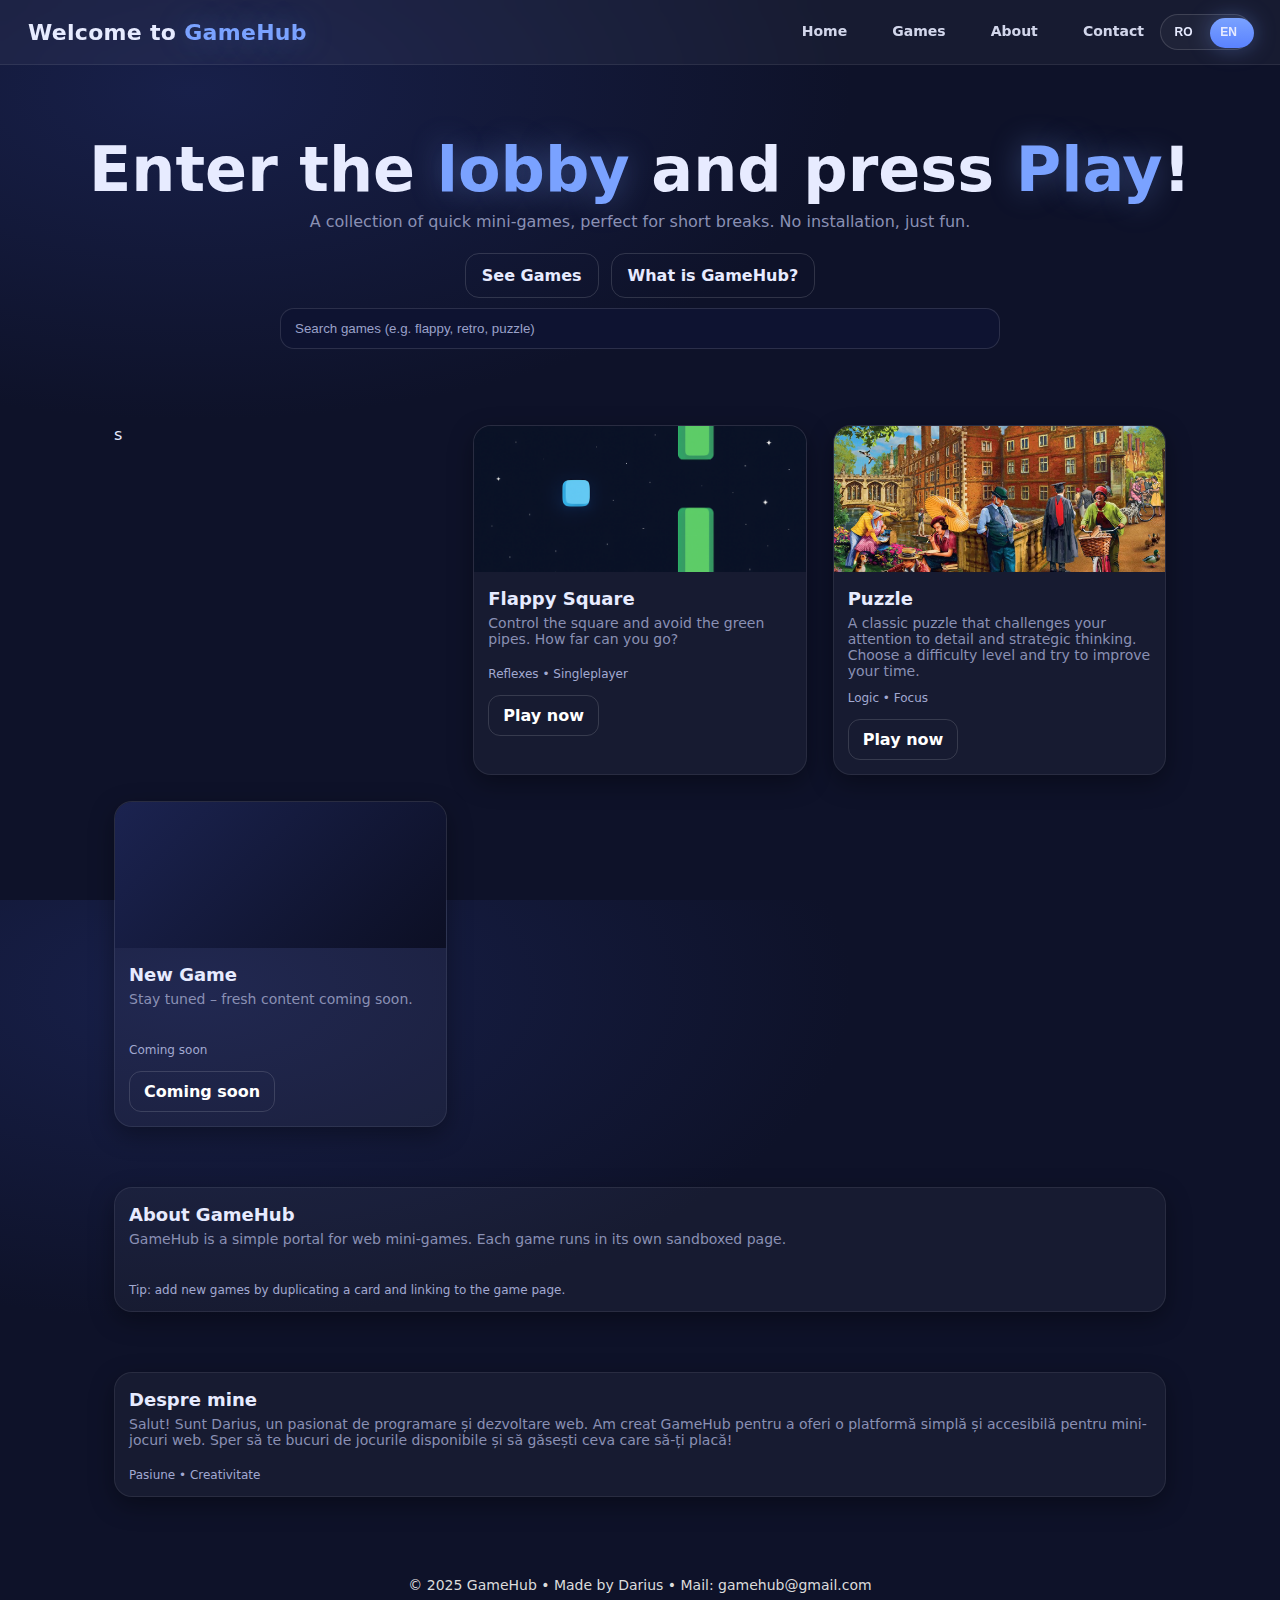
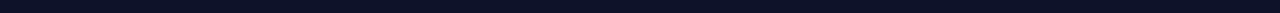
<file: index.html>
<!DOCTYPE html>
<html lang="ro">
<head>
  <meta charset="UTF-8" />
  <meta name="viewport" content="width=device-width, initial-scale=1" />
  <title>GameHub - Portalul tău de jocuri</title>
  <link rel="icon" type="image/x-icon" href="../images/favicon.ico" />
  <meta name="description" content="GameHub – Joacă mini-jocuri web direct din browser." />
  <link rel="stylesheet" href="../style/style.css" />
  <link rel="stylesheet" href="../style/langToggle.css"/>
</head>
<body>
    <header class="navbar">
        <div class="logo" data-i18n="logo">Welcome to <b>GameHub</b></div>
        <nav>
            <a data-i18n="nav.home" href="#">Acasă</a>
            <a data-i18n="nav.games" href="#jocuri">Jocuri</a>
            <a data-i18n="nav.about" href="#despre">Despre</a>
            <a data-i18n="nav.contact" href="#contact">Contact</a>
            <button class="lang-toggle" id="langToggle" aria-label="Change language" data-lang="en">
                <span>RO</span>
                <span>EN</span>
                <i class="knob" aria-hidden="true"></i>
            </button>
        </nav>
    </header>

    <section class="hero">
        <h1><span data-i18n="hero.title1">Intră în</span> <span class="accent">lobby</span> <span data-i18n="hero.title2">și apasă</span> <span class="accent">Play</span>!</h1>
        <p data-i18n="hero.desc">O colecție de mini-jocuri rapide, perfecte pentru pauze scurte. Fără instalare, doar distracție.</p>
        <div class="cta">
            <a class="btn" href="#jocuri" data-i18n="hero.btn1">Vezi jocurile</a>
            <a class="btn" href="#despre" data-i18n="hero.btn2">Ce este GameHub?</a>
        </div>
        <div class="searchbar">
            <input id="q" type="search" data-i18n-placeholder="hero.search" placeholder="Caută jocuri (ex: flappy, retro, puzzle)">
        </div>
    </section>
    <main id="jocuri" class="grid">s
        <article class="card" data-tags="flappy reflexe arcade">
            <div class="thumb">
                <img src="images/flappy-thumb.png" alt="Flappy Square" onerror="this.style.display='none'">
            </div>
            <div class="body">
                <h3 data-i18n="game1.title">Flappy Square</h3>
                <p data-i18n="game1.desc">Controlează pătratul și evită obstacolele verzi. Cât de departe poți ajunge?</p>
                <div class="meta" data-i18n="game1.meta">Reflexe   Singleplayer</div>
                <a class="play" href="../pagini/flappy.html" data-i18n="game1.play">Joacă acum</a>
            </div>
        </article>

        <article class="card" data-tags="puzzle">
            <div class="thumb">
                <img src="images/puzzle-thumb.jpg" alt="Puzzle" onerror="this.style.display='none'">
            </div>
            <div class="body">
                <h3 data-i18n="puzzle.title">Puzzle</h3>
                <p data-i18n="puzzle.desc">Un puzzle clasic care îți pune la încercare atenția la detaliu și gândirea strategică. Alege nivelul potrivit și urmărește-ți timpul pentru a-ți îmbunătăți performanța.</p>
                <div class="meta" data-i18n="puzzle.meta">Logică • Atenție</div>
                <a class="play" href="../pagini/puzzle.html" data-i18n="puzzle.play">Joacă acum</a>
            </div>
        </article>

        <article class="card" data-tags="soon in curand puzzle">
            <div class="thumb"></div>
            <div class="body">
                <h3 data-i18n="game2.title">Un nou joc</h3>
                <p data-i18n="game2.desc">Rămâi pe aproape – adăugăm curând conținut fresh.</p>
                <div class="meta" data-i18n="game2.meta">În curând</div>
                <a class="play" href="#" onclick="return false" aria-disabled="true" data-i18n="game2.play">În curând</a>
            </div>
        </article>
    </main>

    <section id="despre" class="grid" style="padding-top:0">
        <article class="card" style="grid-column: 1/-1">
            <div class="body">
                <h3 data-i18n="about.title">Despre GameHub</h3>
                <p data-i18n="about.desc">GameHub este un portal simplu pentru mini-jocuri web. Structurat pe pagini separate, fiecare joc rulează în sandbox-ul lui.</p>
                <div class="meta" data-i18n="about.tip">Sfat: adaugă jocuri noi duplicând un card și setând linkul spre pagina jocului.</div>
            </div>
        </article>
    </section>

    <section id="despre" class="grid" style="padding-top:0">
        <article class="card" style="grid-column: 1/-1">
            <div class="body">
                <h3 data-i18n="about2.title">Despre mine</h3>
                <p data-i18n="about2.desc">Salut! Sunt Darius, un pasionat de programare și dezvoltare web. Am creat GameHub pentru a oferi o platformă simplă și accesibilă pentru mini-jocuri web. Sper să te bucuri de jocurile disponibile și să găsești ceva care să-ți placă!</p>
                <div class="meta" data-i18n="about2.meta">Pasiune • Creativitate</div>
            </div>
        </article>
    </section>

    <footer id="contact">
        <span data-i18n="footer.text">© 2025 GameHub • Made by Darius • Mail:</span> <a href="mailto:gamehub@gmail.com">gamehub@gmail.com</a>
    </footer>

    <script src="../script/i18n.js" defer></script>
    <script src="../script/langToggle.js" defer></script>
    <script src="../script/script.js" defer></script>
</body>
</html>
</file>
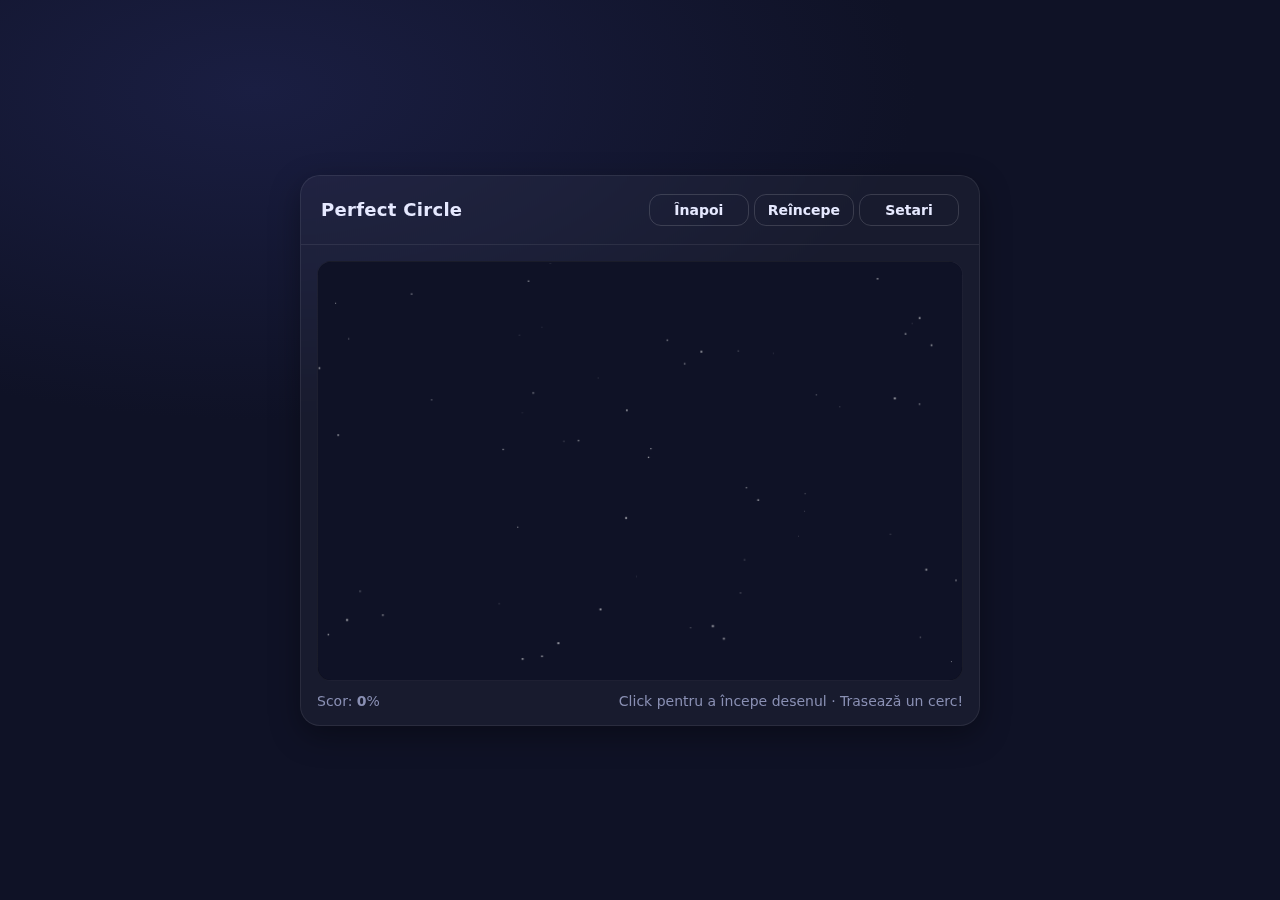
<file: pagini/circle.html>
<!DOCTYPE html>
<html lang="ro">
<head>
  <meta charset="UTF-8" />
  <meta name="viewport" content="width=device-width, initial-scale=1" />
  <title>Perfect Circle – mini joc web</title>
  <link rel="stylesheet" href="../style/flappy.css" />
  <link rel="icon" type="image/x-icon" href="../images/favicon.ico" />
</head>
<body>
  <div class="wrap">
    <div class="card">
      <header>
        <h1>Perfect Circle</h1>
        <div>
          <a class="btn" href="../index.html">Înapoi</a>
          <button class="btn" id="restart" type="button">Reîncepe</button>
          <button class="btn" id="setari" type="button">Setari</button>
        </div>
      </header>

      <!-- Setări (culori și stele) -->
      <div id="settingsPopover" class="settings-popover" aria-hidden="true">
        <div class="settings-row">
          <label for="penColorBtn">Culoare pen</label>
          <button class="color-btn" id="penColorBtn" type="button">
            <span class="swatch" id="penSwatch"></span>
            <span class="label">Color</span>
          </button>
        </div>
        <div class="settings-row">
          <label for="bgColorBtn">Fundal</label>
          <button class="color-btn" id="bgColorBtn" type="button">
            <span class="swatch" id="bgSwatch"></span>
            <span class="label">Color</span>
          </button>
        </div>
        <div class="settings-row">
          <label for="starsColorBtn">Stele</label>
          <button class="color-btn" id="starsColorBtn" type="button">
            <span class="swatch" id="starsSwatch"></span>
            <span class="label">Color</span>
          </button>
        </div>
      </div>

      <div class="content">
        <canvas id="game" width="640" height="420" aria-label="Canvas joc"></canvas>
        <div class="hud">
          <div class="stat">
            Scor: <strong id="score">0</strong>%
          </div>
          <div class="stat">
            Click pentru a începe desenul &middot; Trasează un cerc!
          </div>
        </div>
      </div>
    </div>
  </div>

  <script src="../script/rgb_panel.js" defer></script>
  <script src="../script/circle.js" defer></script>
</body>
</html>
</file>
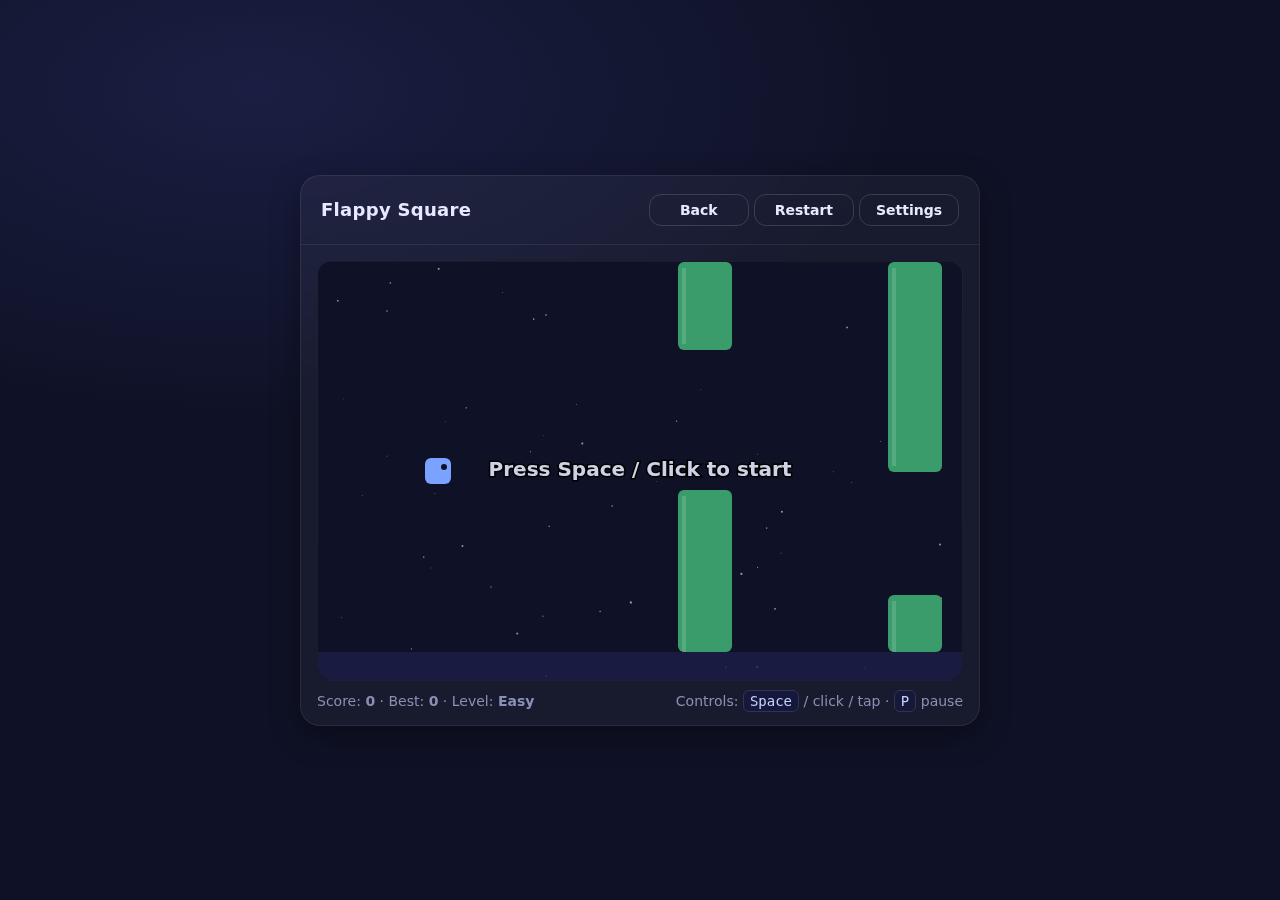
<file: pagini/flappy.html>
<!DOCTYPE html>
<html lang="ro">
<head>
  <meta charset="utf-8">
  <title>Flappy redirect</title>
  <meta name="viewport" content="width=device-width, initial-scale=1">
  <script>
    (function () {
      try {
        var lang = (localStorage.getItem('lang') || 'en').toLowerCase();
        if (lang !== 'ro' && lang !== 'en') lang = 'en';
        var base = new URL('.', location.href);
        var relativePath = lang === 'ro'
          ? 'flappy_ro.html'
          : 'flappy_en.html';
        var target = new URL(relativePath, base);
        target.search = location.search;
        target.hash = location.hash;
        location.replace(target.href);
      } catch (e) {
        var fallback = new URL('./pagini_en/flappy_en.html', new URL('.', location.href));
        location.replace(fallback.href);
      }
    })();
  </script>
</head>
<body></body>
</html>
</file>
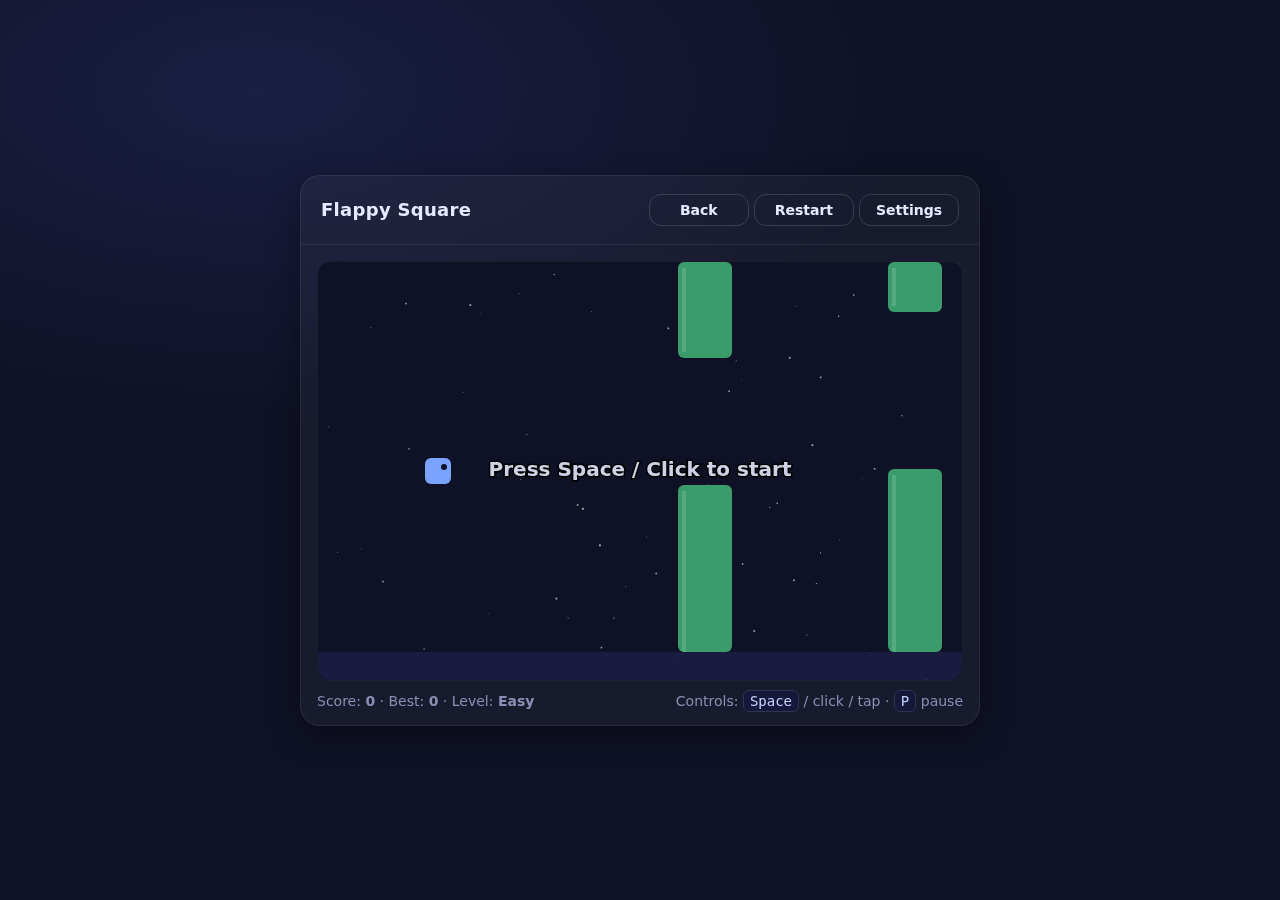
<file: pagini/flappy_en.html>
<!DOCTYPE html>
<html lang="en">
<head>
  <meta charset="UTF-8" />
  <meta name="viewport" content="width=device-width, initial-scale=1" />
  <title>Flappy Square – mini web game</title>
  <link rel="stylesheet" href="../style/flappy.css" />
  <link rel="icon" type="image/x-icon" href="../images/favicon.ico" />
  <meta name="description" content="A simple and fast Flappy-style mini web game." />
</head>
<body>
  <div class="wrap">
    <div class="card">
      <header>
        <h1>Flappy Square</h1>
        <div>
          <a class="btn" href="../index.html">Back</a>
          <button class="btn" id="restart" type="button">Restart</button>
          <button class="btn" id="setari" type="button">Settings</button>
        </div>
      </header>

      <div id="settingsPopover" class="settings-popover" aria-hidden="true">
        <div class="settings-row">
          <span>Audio</span>
          <button class="audio-toggle" id="audioToggle" type="button" data-state="on" aria-label="Audio toggle">
            <span>On</span>
            <span>Off</span>
            <i class="knob" aria-hidden="true"></i>
          </button>
        </div>

        <div class="settings-row">
          <label for="squareColorBtn">Square</label>
          <button class="color-btn" id="squareColorBtn" type="button" aria-haspopup="true" aria-expanded="false">
            <span class="swatch" id="squareSwatch"></span>
            <span class="label">Color</span>
          </button>
        </div>

        <div class="settings-row">
          <label for="pipesColorBtn">Pipes</label>
          <button class="color-btn" id="pipesColorBtn" type="button" aria-haspopup="true"  aria-expanded="false">
            <span class="swatch" id="pipesSwatch"></span>
            <span class="label">Color</span>
          </button>
        </div>

        <div class="settings-row">
          <label for="bgColorBtn">Background</label>
          <button class="color-btn" id="bgColorBtn" type="button" aria-haspopup="true" aria-expanded="false">
            <span class="swatch" id="bgSwatch"></span>
            <span class="label">Color</span>
          </button>
        </div>

        <div class="settings-row"> 
          <label for="starsColorBtn">Stars</label>
          <button class="color-btn" id="starsColorBtn" type="button" aria-haspopup="true" aria-expanded="false">
            <span class="swatch" id="starsSwatch"></span>
            <span class="label">Color</span>
          </button>
        </div>

        <div id="colorPanel" class="color-panel" aria-hidden="true">
          <div class="cp-main">
            <canvas id="cpSV" width="140" height="96" aria-label="Saturation/Value"></canvas>
            <canvas id="cpHue" width="12" height="96" class="cp-hue" aria-label="Hue"></canvas>
          </div>
          <div class="cp-fields">
            <label>R<input id="cpR" type="number" min="0" max="255"></label>
            <label>G<input id="cpG" type="number" min="0" max="255"></label>
            <label>B<input id="cpB" type="number" min="0" max="255"></label>
            <label>#<input id="cpHex" type="text" maxlength="7" placeholder="#E11313"></label>
            <button id="cpOk" class="btn small" type="button">OK</button>
          </div>
        </div>
      </div>

      <div class="content">
        <canvas id="game" width="640" height="420" aria-label="Canvas joc"></canvas>
        <div class="hud">
          <div class="stat">
            Score: <strong id="score" aria-live="polite">0</strong>
            &middot; Best: <strong id="best">0</strong>
            &middot; Level: <strong id="level">Easy</strong>
          </div>
          <div class="stat">
            Controls: <span class="kbd">Space</span> / click / tap &middot; <span class="kbd">P</span> pause
          </div>
        </div>
      </div>
    </div>
  </div>
  <script src="../script/rgb_panel.js" defer></script>
  <script>
    const lang = (localStorage.getItem('lang') || 'en').toLowerCase();
    const script = document.createElement('script');
    script.src = lang === 'ro' ? '../script/flappy_ro.js' : '../script/flappy_en.js';
    script.defer = true;
    document.body.appendChild(script);
  </script>
</body>
</html>
</file>
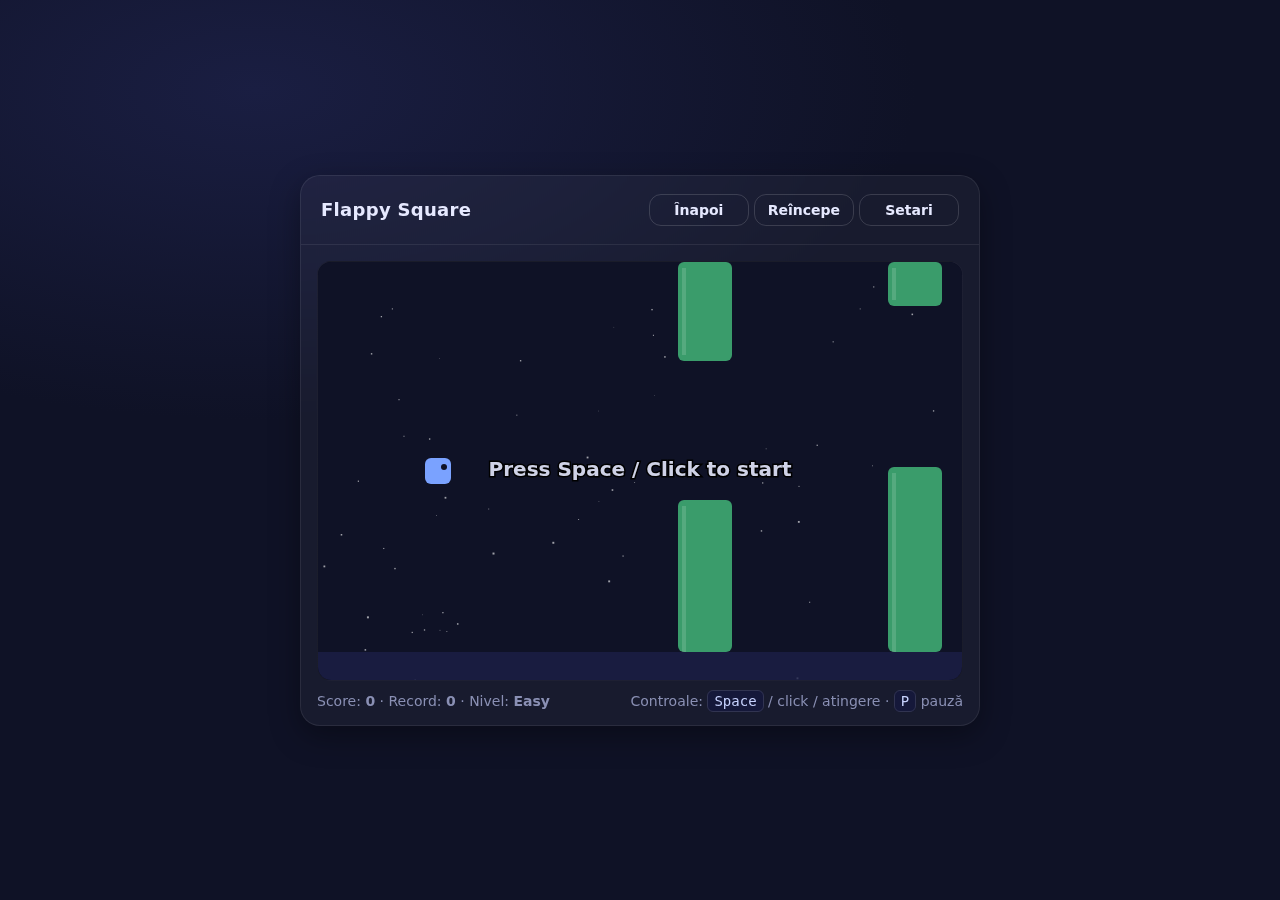
<file: pagini/flappy_ro.html>
<!DOCTYPE html>
<html lang="ro">
<head>
  <meta charset="UTF-8" />
  <meta name="viewport" content="width=device-width, initial-scale=1" />
  <title>Flappy Square – mini joc web</title>
  <link rel="stylesheet" href="../style/flappy.css" />
  <link rel="icon" type="image/x-icon" href="../images/favicon.ico" />
  <meta name="description" content="A simple and fast Flappy-style mini web game." />
</head>
<body>
  <div class="wrap">
    <div class="card">
      <header>
        <h1>Flappy Square</h1>
        <div>
          <a class="btn" href="../index.html">Înapoi</a>
          <button class="btn" id="restart" type="button">Reîncepe</button>
          <button class="btn" id="setari" type="button">Setari</button>
        </div>
      </header>

      <div id="settingsPopover" class="settings-popover" aria-hidden="true">
        <div class="settings-row">
          <span>Sunet</span>
          <button class="audio-toggle" id="audioToggle" type="button" data-state="on" aria-label="Audio toggle">
            <span>On</span>
            <span>Off</span>
            <i class="knob" aria-hidden="true"></i>
          </button>
        </div>

        <div class="settings-row">
          <label for="squareColorBtn">Pătrat</label>
          <button class="color-btn" id="squareColorBtn" type="button" aria-haspopup="true" aria-expanded="false">
            <span class="swatch" id="squareSwatch"></span>
            <span class="label">Color</span>
          </button>
        </div>

        <div class="settings-row">
          <label for="pipesColorBtn">Țevi</label>
          <button class="color-btn" id="pipesColorBtn" type="button" aria-haspopup="true"  aria-expanded="false">
            <span class="swatch" id="pipesSwatch"></span>
            <span class="label">Color</span>
          </button>
        </div>

        <div class="settings-row">
          <label for="bgColorBtn">Fundal</label>
          <button class="color-btn" id="bgColorBtn" type="button" aria-haspopup="true" aria-expanded="false">
            <span class="swatch" id="bgSwatch"></span>
            <span class="label">Color</span>
          </button>
        </div>

        <div class="settings-row"> 
          <label for="starsColorBtn">Stele</label>
          <button class="color-btn" id="starsColorBtn" type="button" aria-haspopup="true" aria-expanded="false">
            <span class="swatch" id="starsSwatch"></span>
            <span class="label">Color</span>
          </button>
        </div>

        <div id="colorPanel" class="color-panel" aria-hidden="true">
          <div class="cp-main">
            <canvas id="cpSV" width="140" height="96" aria-label="Saturation/Value"></canvas>
            <canvas id="cpHue" width="12" height="96" class="cp-hue" aria-label="Hue"></canvas>
          </div>
          <div class="cp-fields">
            <label>R<input id="cpR" type="number" min="0" max="255"></label>
            <label>G<input id="cpG" type="number" min="0" max="255"></label>
            <label>B<input id="cpB" type="number" min="0" max="255"></label>
            <label>#<input id="cpHex" type="text" maxlength="7" placeholder="#E11313"></label>
            <button id="cpOk" class="btn small" type="button">OK</button>
          </div>
        </div>
      </div>

      <div class="content">
        <canvas id="game" width="640" height="420" aria-label="Canvas joc"></canvas>
        <div class="hud">
          <div class="stat">
            Score: <strong id="score" aria-live="polite">0</strong>
            &middot; Record: <strong id="best">0</strong>
            &middot; Nivel: <strong id="level">Ușor</strong>
          </div>
          <div class="stat">
            Controale: <span class="kbd">Space</span> / click / atingere &middot; <span class="kbd">P</span> pauză
          </div>
        </div>
      </div>
    </div>
  </div>
  <script src="../script/rgb_panel.js" defer></script>
  <script>
    const lang = (localStorage.getItem('lang') || 'en').toLowerCase();
    const script = document.createElement('script');
    script.src = lang === 'ro' ? '../script/flappy_ro.js' : '../script/flappy_en.js';
    script.defer = true;
    document.body.appendChild(script);
  </script>
</body>
</html>
</file>
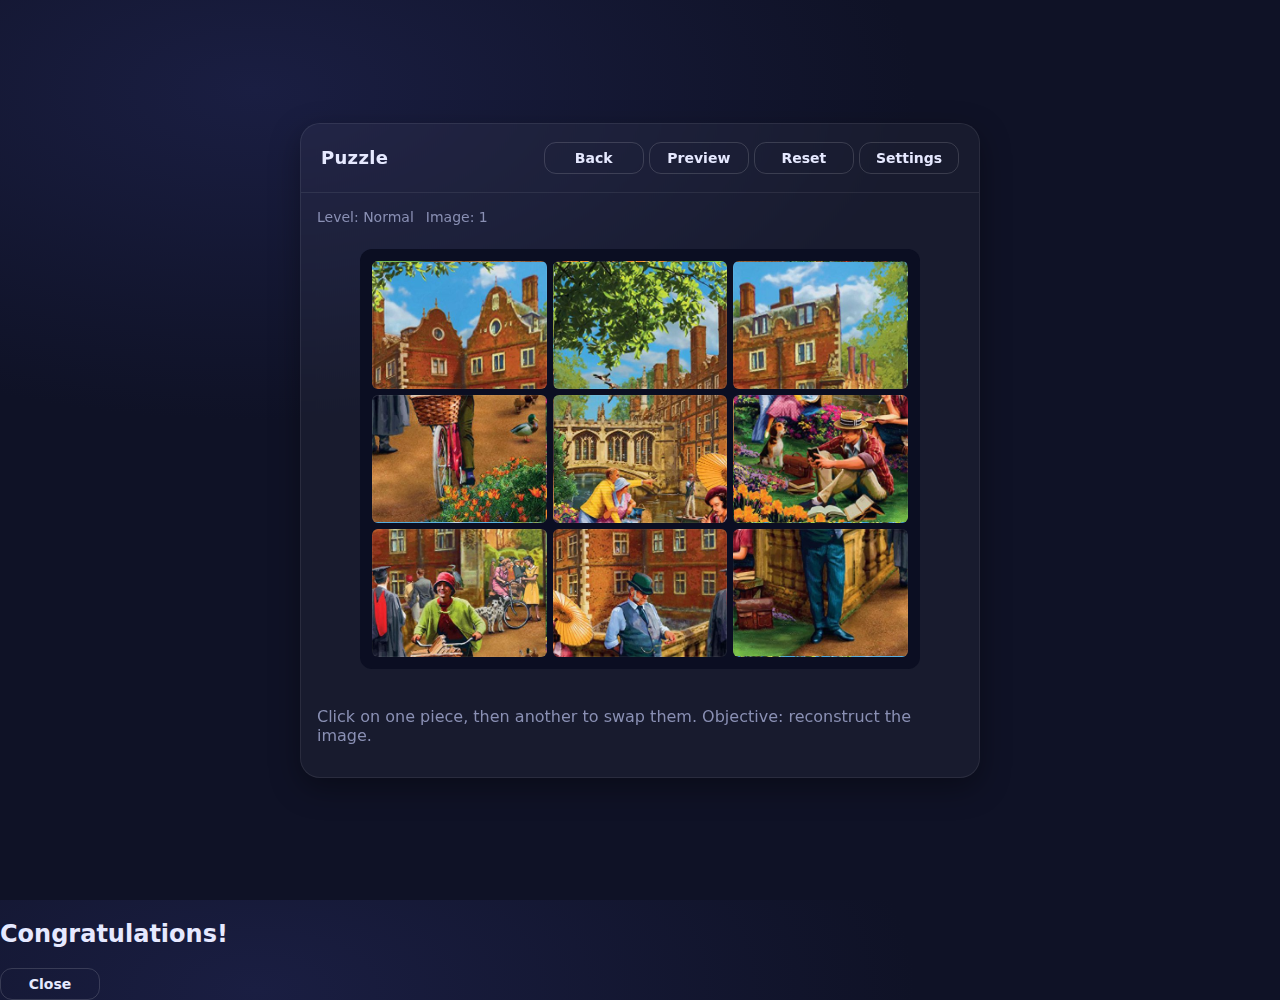
<file: pagini/puzzle.html>
<!DOCTYPE html>
<html lang="ro">
<head>
    <meta charset="utf-8">
    <title>Puzzle</title>
    <meta name="viewport" content="width=device-width, initial-scale=1">
    <script>
        (function () {
            try {
                var lang = (localStorage.getItem('lang') || 'en').toLowerCase();
                if (lang !== 'ro' && lang !== 'en') lang = 'en';
                var base = new URL ('.', location.href);
                var relativePath = lang === 'ro'
                  ? 'puzzle_ro.html'
                  : 'puzzle_en.html';
                var target = new URL(relativePath, base);
                target.search = location.search;
                target.hash = location.hash;
                location.replace(target.href);
            } catch (e) {
                var fallback = new URL('./pagini_en/puzzle_en.html', new URL('.', location.href));
                location.replace(fallback.href);
            }
        })();
    </script>
</head>
</html>
</file>
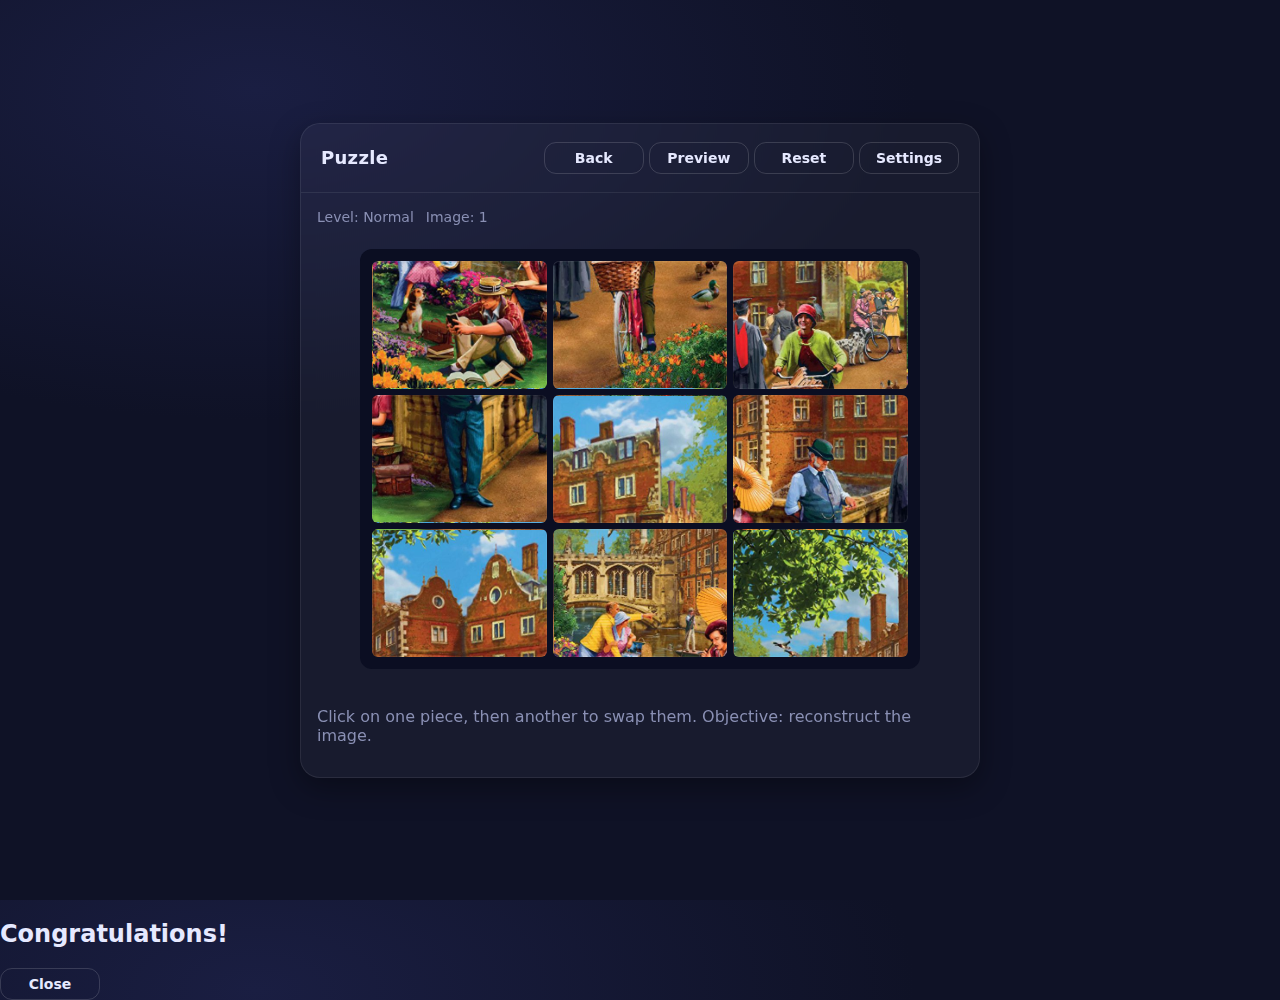
<file: pagini/puzzle_en.html>
<!DOCTYPE html>
<html lang="en">
<head>
    <meta charset="UTF-8" />
    <meta name="viewport" content="width=device-width, initial-scale=1" />
    <title>Puzzle - GameHub</title>
    <link rel="stylesheet" href="../style/flappy.css" />
    <link rel="stylesheet" href="../style/langToggle.css" />
    <link rel="stylesheet" href="../style/puzzle.css" />
    <link rel="icon" type="image/x-icon" href="../images/favicon.ico" />
    <meta name="description" content="Puzzle classic - divide an image and reconstruct it." />
</head>
<body>
    <div class="wrap">
        <div class="card">
            <header>
                <h1>Puzzle</h1>
                <div>
                    <a class="btn" href="../index.html">Back</a>
                    <button class="btn" id="previewBtn" type="button">Preview</button>
                    <button class="btn" id="resetBtn" type="button">Reset</button>
                    <button class="btn" id="setari" type="button">Settings</button> 
                </div>
            </header>

                <div class="content">
                    <div id="settingsPopover" class="settings-popover" aria-hidden="true">
                        <div class="settings-row">
                            <span>Level</span>
                            <div class="segmented" id="levelGroup">
                                <button data-value="2">2x2</button>
                                <button data-value="3" class="active">3x3</button>
                                <button data-value="4">4x4</button>
                                <button data-value="5">5x5</button>
                            </div>
                            <select id="levelSelect" aria-hidden="true" style="display:none">
                                <option value="2">Easy</option>
                                <option value="3" selected>Normal</option>
                                <option value="4">Hard</option>
                                <option value="5">Insane</option>
                            </select>
                        </div>

                        <div class="settings-row">
                            <span>Image</span>
                            <div class="segmented" id="imageGroup">
                                <button data-value="../images/puzzle_1.jpg" class="active">1</button>
                                <button data-value="../images/puzzle_2.jpg">2</button>
                                <button data-value="../images/puzzle_3.jpg">3</button>
                                <button data-value="../images/puzzle_4.jpg">4</button>
                                <button data-value="../images/puzzle_5.jpg">5</button>
                                <button data-value="../images/puzzle_6.jpg">6</button>
                            </div>
                            <select id="imageSelect" aria-hidden="true" style="display:none">
                                <option value="../images/puzzle_1.jpg">1</option>
                                <option value="../images/puzzle_2.jpg">2</option>
                                <option value="../images/puzzle_3.jpg">3</option>
                                <option value="../images/puzzle_4.jpg">4</option>
                                <option value="../images/puzzle_5.jpg">5</option>
                                <option value="../images/puzzle_6.jpg">6</option>
                            </select>
                        </div>
                    </div>

                    <div class="puzzle-controls">
                        <div class="stat-inline">Level: <span id="levelLabel" class="value">Easy</span></div>
                        <div class="stat-inline">Image: <span id="imageLabel" class="value">1</span></div>
                        <div class="stat-inline" id="movesContainer" style="display:none;">
                            <span>Moves: </span><span id="moves" class="value"></span>
                        </div>
                        <div class="stat-inline" id="timerContainer" style="display:none;">
                            <span>Time: </span><span id="timer" class="value"></span>
                        </div>
                        <div class="stat-inline" id="bestTimeContainer" style="display:none;">
                            Best: <strong id="bestTimeValue"></strong> and <strong id="bestMovesValue"></strong> moves
                        </div>
                    </div>

                    <div id="puzzleWrap">
                        <div id="puzzle" class="puzzle"></div>
                    </div>

                    <div class="puzzle-instructions">
                        <p>Click on one piece, then another to swap them. Objective: reconstruct the image.</p>
                    </div>
                </div>
        </div>
    </div>
    
    <div id="winModal">
        <h2>Congratulations!</h2>
        <p id="winModalText"></p>
        <button id="closeWinModal" class="btn">Close</button>
    </div>

    <script src="../script/puzzle_en.js" defer></script>
</body>
</html>
</file>
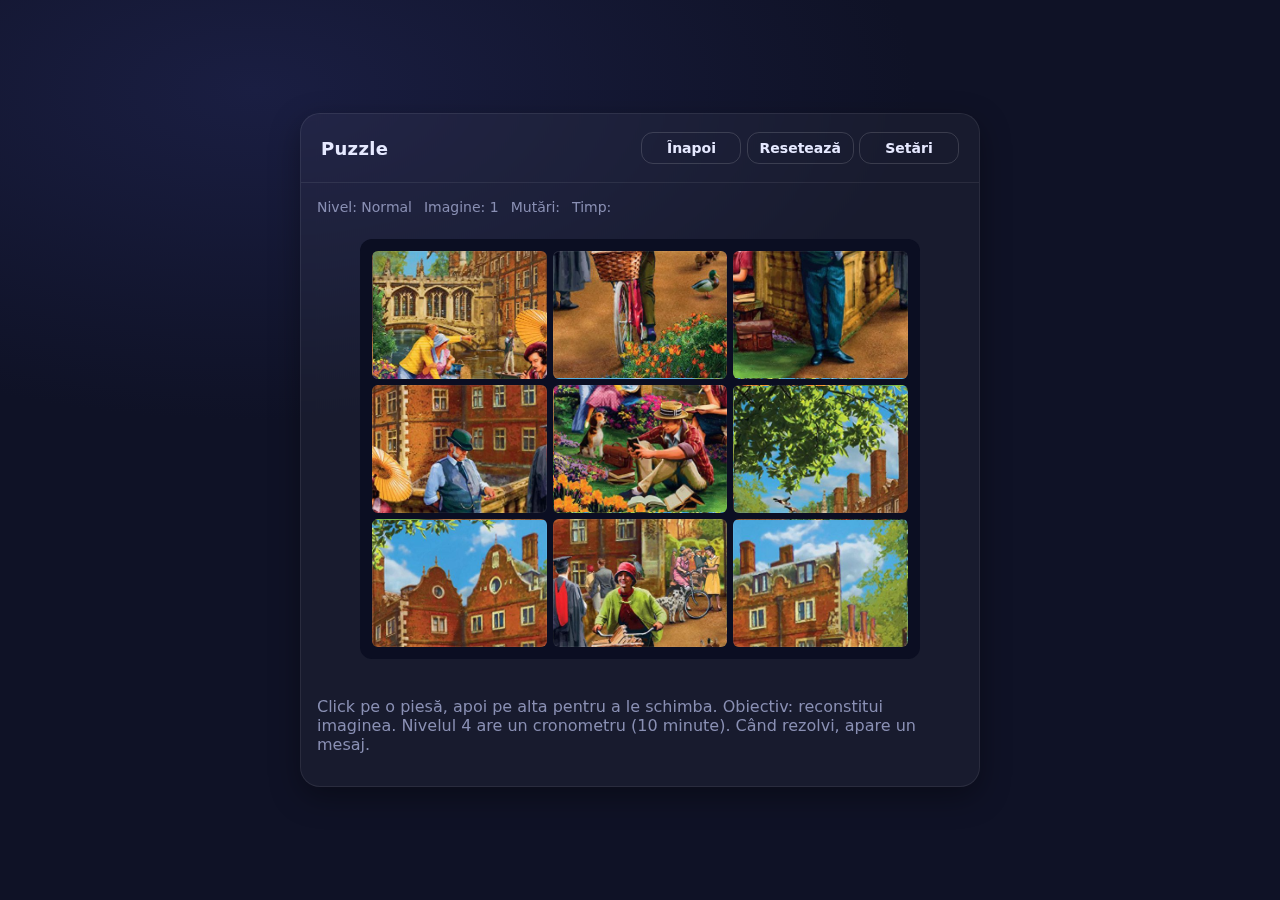
<file: pagini/puzzle_ro.html>
<!DOCTYPE html>
<html lang="ro">
<head>
    <meta charset="UTF-8" />
    <meta name="viewport" content="width=device-width, initial-scale=1" />
    <title>Puzzle – GameHub</title>
    <link rel="stylesheet" href="../style/flappy.css" />
    <link rel="stylesheet" href="../style/langToggle.css" />
    <link rel="stylesheet" href="../style/puzzle.css" />
    <link rel="icon" type="image/x-icon" href="../images/favicon.ico" />
    <meta name="description" content="Puzzle clasic – divizează o imagine și reconstruiește-o." />
</head>
<body>
    <div class="wrap">
        <div class="card">
            <header>
                <h1>Puzzle</h1>
                <div>
                    <a class="btn" href="../index.html">Înapoi</a>
                    <button class="btn" id="resetBtn" type="button">Resetează</button>
                    <button class="btn" id="setari" type="button">Setări</button>
                </div>
            </header>

                <div class="content">
                    <div id="settingsPopover" class="settings-popover" aria-hidden="true">
                        <div class="settings-row">
                            <span>Nivel</span>
                            <div class="segmented" id="levelGroup">
                                <button data-value="2">2x2</button>
                                <button data-value="3" class="active">3×3</button>
                                <button data-value="4">4×4</button>
                                <button data-value="5">5×5</button>
                            </div>
                            <select id="levelSelect" aria-hidden="true" style="display:none">
                                <option value="2">Usor</option>
                                <option value="3" selected>Normal</option>
                                <option value="4">Greu</option>
                                <option value="5">Incredibil</option>
                            </select>
                        </div>
                        
                        <div class="settings-row">
                            <span>Imagine</span>
                            <div class="segmented" id="imageGroup">
                                <button data-value="../images/puzzle_1.jpg" class="active">1</button>
                                <button data-value="../images/puzzle_2.jpg">2</button>
                                <button data-value="../images/puzzle_3.jpg">3</button>
                                <button data-value="../images/puzzle_4.jpg">4</button>
                                <button data-value="../images/puzzle_5.jpg">5</button>
                                <button data-value="../images/puzzle_6.jpg">6</button>
                            </div>
                            <select id="imageSelect" aria-hidden="true" style="display:none">
                                <option value="../images/puzzle_1.jpg">1</option>
                                <option value="../images/puzzle_2.jpg">2</option>
                                <option value="../images/puzzle_3.jpg">3</option>
                                <option value="../images/puzzle_4.jpg">4</option>
                                <option value="../images/puzzle_5.jpg">5</option>
                                <option value="../images/puzzle_6.jpg">6</option>
                            </select>
                        </div> 
                    </div>

                    <div class="puzzle-controls">
                        <div class="stat-inline">Nivel: <span id="levelLabel">Nivel 2 — Normal (3×3)</span></div>
                        <div class="stat-inline">Imagine: <span id="imageLabel">Implicită</span></div>
                        <div class="stat-inline">Mutări: <strong id="moves"></strong></div>
                        <div class="stat-inline">Timp: <strong id="timer"></strong></div>
                        <div class="stat-inline" id="bestTimeContainer">
                            <span id="bestTimes" style="margin-left: 8px; color:var(--muted)"></span>
                        </div>
                    </div>

                <div id="puzzleWrap">
                    <div id="puzzle" class="puzzle"></div>
                </div>

                <div class="puzzle-instructions">
                    <p>Click pe o piesă, apoi pe alta pentru a le schimba. Obiectiv: reconstitui imaginea.
                    Nivelul 4 are un cronometru (10 minute). Când rezolvi, apare un mesaj.</p>
                </div>
            </div>
        </div>
    </div>

    <script src="../script/puzzle_ro.js" defer></script>
</body>
</html>
</file>
<file: style/style.css>
:root {
  --bg: #070913;
  --bg2: #0e1229;
  --fg: #e7ebff;
  --acc: #7aa2ff;
  --glow: 0 0 30px rgba(122,162,255,.35);
  --muted: #8a90b4;
}
*{box-sizing:border-box}
html,body{height:100%}
body{
  margin:0;
  color:var(--fg);
  background:
    radial-gradient(1200px 600px at 15% 10%, #18204a 0%, var(--bg2) 55%),
    linear-gradient(180deg, var(--bg2), var(--bg));
  font-family: system-ui, -apple-system, Segoe UI, Roboto, Ubuntu, Arial, sans-serif;
  display:flex; flex-direction:column;
}

.navbar{
  position:sticky; top:0; z-index:40;
  display:flex; align-items:center; justify-content:space-between;
  padding:14px 28px;
  background: rgba(255,255,255,0.04);
  border-bottom:1px solid rgba(255,255,255,0.08);
  backdrop-filter: blur(10px);
}
.logo{font-weight:800; letter-spacing:.3px; font-size:22px; color:var(--fg)}
.logo b{color:var(--acc); text-shadow: var(--glow)}
nav a{
  text-decoration:none; color:var(--fg); opacity:.9; margin-left:18px;
  font-weight:600; font-size:14px; border:1px solid transparent; padding:8px 10px; border-radius:10px;
}
nav a:hover{ color:#fff; border-color:rgba(255,255,255,0.12); box-shadow: var(--glow); }

.hero{
  text-align:center; padding:72px 20px 40px;
}
.hero h1{
  margin:0 0 10px 0; font-size: clamp(36px, 6vw, 62px); line-height:1.05; font-weight:900;
}
.hero h1 .accent{ color:var(--acc); text-shadow: var(--glow) }
.hero p{ color:var(--muted); max-width:760px; margin:0 auto }
.hero .cta{ margin-top:22px; display:flex; gap:12px; justify-content:center; flex-wrap:wrap }

.btn {
  appearance: none;
  cursor: pointer;
  border: 1px solid rgba(255,255,255,.14);
  background: transparent;
  color: var(--fg);
  padding: 12px 16px;
  font-weight: 800;
  border-radius: 14px;
  box-shadow: none;
  text-decoration: none;
  transition: transform .2s, box-shadow .2s, background .2s, border-color .2s, color .2s;
  -webkit-tap-highlight-color: transparent; 
}

@media (hover: hover) and (pointer: fine) {
  .btn:hover {
    background: linear-gradient(180deg, rgba(122,162,255,.25), rgba(122,162,255,.12));
    color: #fff;
    border-color: rgba(255,255,255,.22);
    box-shadow: 0 12px 34px rgba(0,0,0,.45), var(--glow);
    transform: translateY(-1px);
  }
}

.btn:active {
  background: linear-gradient(180deg, rgba(122,162,255,.25), rgba(122,162,255,.12));
  color: #fff;
  border-color: rgba(255,255,255,.22);
  box-shadow: 0 12px 34px rgba(0,0,0,.45), var(--glow);
  transform: translateY(-1px);
}

.btn:focus {
  outline: none;
}
.btn:focus-visible {
  outline: 2px solid rgba(122,162,255,.6);
  outline-offset: 2px;
}

.searchbar{ display:flex; justify-content:center; padding:0 20px; margin-top:10px }
.searchbar input{
  width:min(720px, 100%); background:#0e1331; color:#dfe4ff;
  border:1px solid rgba(255,255,255,.12); border-radius:14px; padding:12px 14px; outline:none;
}
.searchbar input::placeholder{ color:#9aa1c9 }

.grid{
  display:grid; gap:26px; padding:36px 24px 60px; grid-template-columns: repeat(auto-fit, minmax(260px, 1fr));
  width: min(1100px, 100%); margin:0 auto;
}
.card{
  background: rgba(255,255,255,0.04);
  border: 1px solid rgba(255,255,255,0.08);
  border-radius: 18px; overflow: hidden; box-shadow: 0 8px 24px rgba(0,0,0,.35);
  transition: transform .25s ease, box-shadow .25s ease, border-color .25s ease;
}
.card:hover{ transform: translateY(-6px); border-color: rgba(122,162,255,.45); box-shadow: 0 14px 36px rgba(0,0,0,.55) }
.card .thumb{ height:146px; background: linear-gradient(135deg, #1b2350, #0c0f24) }
.card img{ width:100%; height:100%; object-fit:cover; display:block }
.card .body{ padding:14px }
.card h3{ margin:2px 0 6px; font-size:18px }
.card p{ margin:0 0 12px; color:var(--muted); font-size:14px; min-height:40px }
.card .meta{ display:flex; gap:8px; align-items:center; color:#a2a9d1; font-size:12px }

.play {
  margin-top: 14px;
  display: inline-block;
  text-decoration: none;
  color: #fff;
  font-weight: 800;
  padding: 10px 14px;
  border-radius: 12px;
  border: 1px solid rgba(255,255,255,.14);
  background: transparent; 
  box-shadow: none;
  transition: transform .2s, box-shadow .2s, background .2s, border-color .2s, color .2s;
  -webkit-tap-highlight-color: transparent;
}

@media (hover: hover) and (pointer: fine) {
  .play:hover {
    background: linear-gradient(180deg, #7aa2ff, #5a82ff);
    box-shadow: 0 0 25px rgba(122,162,255,.35);
    border-color: rgba(255,255,255,.22);
    transform: translateY(-1px);
  }
}

.play:active {
  background: linear-gradient(180deg, #7aa2ff, #5a82ff);
  box-shadow: 0 0 25px rgba(122,162,255,.35);
  border-color: rgba(255,255,255,.22);
  transform: translateY(1px);
}

.play:focus {
  outline: none;
}
.play:focus-visible {
  outline: 2px solid rgba(122,162,255,.6);
  outline-offset: 2px;
}

footer { color: #dcdcdc ; text-align: center; padding: 20px; font-size: 14px;}
footer a { color: #dcdcdc; text-decoration:none; }
footer a:hover { color: #ffffff; text-decoration: underline; }
</file>
<file: style/langToggle.css>
.lang-toggle{
  position: relative;
  display: inline-grid;
  grid-template-columns: 1fr 1fr;
  align-items: center;
  gap: 0;
  width: 92px;
  height: 36px;
  padding: 0;
  border: 1px solid rgba(255,255,255,.14);
  border-radius: 999px;
  background: rgba(255,255,255,.04);
  color: var(--fg);
  font-weight: 800;
  font-size: 12px;
  cursor: pointer;
  -webkit-tap-highlight-color: transparent;
}
.lang-toggle span{
  text-align: center;
  z-index: 2;
  user-select: none;
}
.lang-toggle .knob{
  position: absolute;
  top: 3px;
  left: 3px;
  width: 44px;
  height: 30px;
  border-radius: 999px;
  background: linear-gradient(180deg, #7aa2ff, #5a82ff);
  box-shadow: 0 0 22px rgba(122,162,255,.35);
  transition: transform .25s ease;
}
.lang-toggle[data-lang="en"] .knob{ transform: translateX(46px); }

@media (hover: hover) and (pointer: fine){
  .lang-toggle:hover{ box-shadow: 0 0 0 2px rgba(122,162,255,.18) inset; }
}
.lang-toggle:focus{ outline: none; }
.lang-toggle:focus-visible{
  outline: 2px solid rgba(122,162,255,.6);
  outline-offset: 2px;
}
</file>
<file: style/flappy.css>
:root {
  --bg: #0f1226;
  --fg: #e6e9ff;
  --acc: #7aa2ff;
  --muted: #8a90b4;
}

* {
  box-sizing: border-box;
}

html, body {
  height: 100%;
  margin: 0;
  background: radial-gradient(1200px 600px at 20% 10%, #1a1e42 0%, var(--bg) 55%);
  font-family: system-ui, -apple-system, Segoe UI, Roboto, Ubuntu, Arial, sans-serif;
  color: var(--fg);
}

.wrap {
  display: flex;
  min-height: 100%;
  align-items: center;
  justify-content: center;
  padding: 24px;
}

.card {
  width: min(680px, 100%);
  background: rgba(255, 255, 255, 0.04);
  border: 1px solid rgba(255, 255, 255, 0.08);
  backdrop-filter: blur(6px);
  border-radius: 20px;
  box-shadow: 0 10px 30px rgba(0, 0, 0, 0.35);
  overflow: hidden;
}

header {
  padding: 18px 20px;
  border-bottom: 1px solid rgba(255, 255, 255, 0.08);
  display: flex;
  align-items: center;
  justify-content: space-between;
}

header h1 {
  font-size: 18px;
  margin: 0;
  letter-spacing: 0.3px;
}

.btn,
.btn:link,
.btn:visited {
  display: inline-block;
  appearance: none;
  text-decoration: none;
  border: 1px solid rgba(255, 255, 255, 0.15);
  background: transparent;
  color: var(--fg);
  padding: 8px 12px;
  border-radius: 12px;
  cursor: pointer;
  font-weight: 600;
  font-family: inherit;
  font-size: 14px;
  line-height: 1;
  min-width: 100px;
  text-align: center;
}

.btn:hover {
  border-color: var(--acc);
  box-shadow: 0 0 0 2px rgba(122, 162, 255, 0.15);
}

.content {
  display: grid;
  grid-template-columns: 1fr;
  gap: 12px;
  padding: 16px;
}

canvas {
  width: 100%;
  height: 420px;
  background: linear-gradient(180deg, #0b0e22 0%, #070918 100%);
  border-radius: 14px;
  border: 1px solid rgba(255, 255, 255, 0.08);
  display: block;
}

.hud {
  display: flex;
  flex-wrap: wrap;
  gap: 10px;
  align-items: center;
  justify-content: space-between;
}

.stat {
  color: var(--muted);
  font-size: 14px;
}

.kbd {
  font-family: ui-monospace, SFMono-Regular, Menlo, Consolas, monospace;
  background: #15183a;
  color: #c7d2fe;
  border: 1px solid rgba(255, 255, 255, 0.12);
  padding: 2px 6px;
  border-radius: 6px;
}

footer {
  padding: 6px 16px 16px;
  color: #d0d0d0;
  font-size: 13px;
  text-align: center;
}

footer a {
  color: #d0d0d0;
  text-decoration: none;
}

footer a:hover {
  color: #ffffff;
  text-decoration: underline;
}

.mobile {
  display: none;
}

@media (max-width: 520px) {
  canvas { height: 360px; }
  .mobile { display: block; }
}

.settings-popover{
  position: absolute;
  right: 16px;
  top: 64px;
  min-width: 150px;
  padding: 14px;
  border: 1px solid rgba(255,255,255,.14);
  border-radius: 14px;
  background: rgba(15,18,38,.9);
  backdrop-filter: blur(6px);
  box-shadow: 0 10px 40px rgba(0,0,0,.35);
  display: none;
  z-index: 40;
}
.settings-popover[data-open="true"]{ display:block; }
.settings-row{
  display: flex;
  align-items: center;
  justify-content: flex-end; 
  gap: 8px;                   
  padding: 6px 10px;
  color: rgba(230,233,255,.9);
  font-size: 13px;
}

.audio-toggle{
  position: relative;
  display: inline-grid;
  grid-template-columns: 1fr 1fr;
  width: 84px; height: 28px;
  padding: 0; border: 1px solid rgba(255,255,255,.14);
  border-radius: 999px; background: rgba(255,255,255,.04);
  color: var(--fg, #e6e9ff); font-weight: 800; font-size: 11px;
  cursor: pointer; -webkit-tap-highlight-color: transparent;
}
.audio-toggle span{ text-align:center; z-index:2; user-select:none; line-height: 28px; }
.audio-toggle .knob{
  position:absolute; top:3px; left:3px; width:38px; height:22px;
  border-radius:999px;
  background: linear-gradient(180deg, #7aa2ff, #5a82ff);
  box-shadow: 0 0 22px rgba(122,162,255,.35);
  transition: transform .25s ease;
}
.audio-toggle[data-state="off"] .knob{ transform: translateX(40px); }

.audio-toggle:focus{ outline:none; }
.audio-toggle:focus-visible{
  outline:2px solid rgba(122,162,255,.6); outline-offset:2px;
}
.card { position: relative; }

.settings-row label { cursor: default; }

.color-btn{
  display:inline-flex; align-items:center; gap:8px;
  padding:6px 10px; border:1px solid rgba(255,255,255,.14);
  border-radius:10px; background:rgba(255,255,255,.04);
  color:var(--fg); font-weight:700; font-size:12px; cursor:pointer;
}
.color-btn .swatch{
  width:18px; height:18px; border-radius:6px;
  border:1px solid rgba(255,255,255,.25);
}

.color-panel{
  margin-top:8px;
  padding:8px 10px; border:1px solid rgba(255,255,255,.14);
  border-radius:12px; background:rgba(15,18,38,.9);
  box-shadow:0 10px 40px rgba(0,0,0,.35);
  display:none;
  width: max-content;
}
.color-panel[aria-hidden="false"]{ display:block; }

.cp-main{ display:flex; align-items:center; gap:6px; }
#cpSV{ border-radius:8px; border:1px solid rgba(255,255,255,.12); display:block; }
#cpHue{ border-radius:8px; border:1px solid rgba(255,255,255,.12); display:block; }

.cp-fields{
  display:flex; flex-wrap:wrap; gap:8px; margin-top:8px; align-items:center;
}
.cp-fields label{ display:flex; align-items:center; gap:6px; color:#cfd3ff; font-size:12px; }
.cp-fields input[type="number"]{
  width:64px; padding:6px 8px; border-radius:8px; border:1px solid rgba(255,255,255,.14);
  background:#15183a; color:#e6e9ff; font-size:12px;
}
#cpHex{
  width:96px; padding:6px 8px; border-radius:8px; border:1px solid rgba(255,255,255,.14);
  background:#15183a; color:#e6e9ff; font-size:12px; text-transform:uppercase;
}
.btn.small{ padding:6px 10px; min-width:auto; font-size:12px; }
</file>
<file: style/puzzle.css>
.puzzle-controls{ display:flex; gap:12px; align-items:center; flex-wrap:wrap; margin-bottom:12px; }
.puzzle-controls label{ color:var(--muted); font-size:14px; }
.puzzle-controls select{ padding:6px 8px; border-radius:8px; border:1px solid rgba(255,255,255,.12); background:rgba(255,255,255,.03); color:var(--fg); }
.stat-inline{ color:var(--muted); font-size:14px; }

#puzzleWrap{ display:flex; justify-content:center; align-items:center; }
.puzzle{ width:100%; max-width:560px; aspect-ratio:4/3; background:#0b0e22; border-radius:12px; padding:12px; display:grid; gap:6px; box-sizing:border-box; }
.piece{ background-size: cover; background-position: center; border-radius:6px; cursor:pointer; user-select:none; border:1px solid rgba(255,255,255,.06); min-height:60px; }
.piece.selected{ outline: 3px solid rgba(122,162,255,.32); }

.puzzle-instructions{ color:var(--muted); margin-top:10px; }

.best-times{ color:var(--muted); font-size:13px; margin-left:8px; }

@media (max-width:520px){ .puzzle{ max-width:100%; padding:8px; gap:4px; } }

/* segmented buttons like Flappy settings */
.segmented{ display:inline-flex; gap:8px; background: rgba(255,255,255,0.02); padding:6px; border-radius:999px; border:1px solid rgba(255,255,255,0.06); align-items:center; }
.segmented button{ appearance:none; -webkit-appearance:none; background: rgba(255,255,255,0.03); border: 1px solid rgba(255,255,255,0.04); color:var(--fg); padding:6px 12px; border-radius:10px; cursor:pointer; font-weight:700; font-size:13px; line-height:1; }
.segmented button:hover{ background: rgba(255,255,255,0.05); }
.segmented button.active{ background: linear-gradient(180deg, #7aa2ff, #5a82ff); color: white; border-color: rgba(90,130,255,0.8); box-shadow: 0 8px 20px rgba(90,130,255,0.12); }
.segmented button:focus{ outline:2px solid rgba(122,162,255,.25); outline-offset:2px; }
</file>
